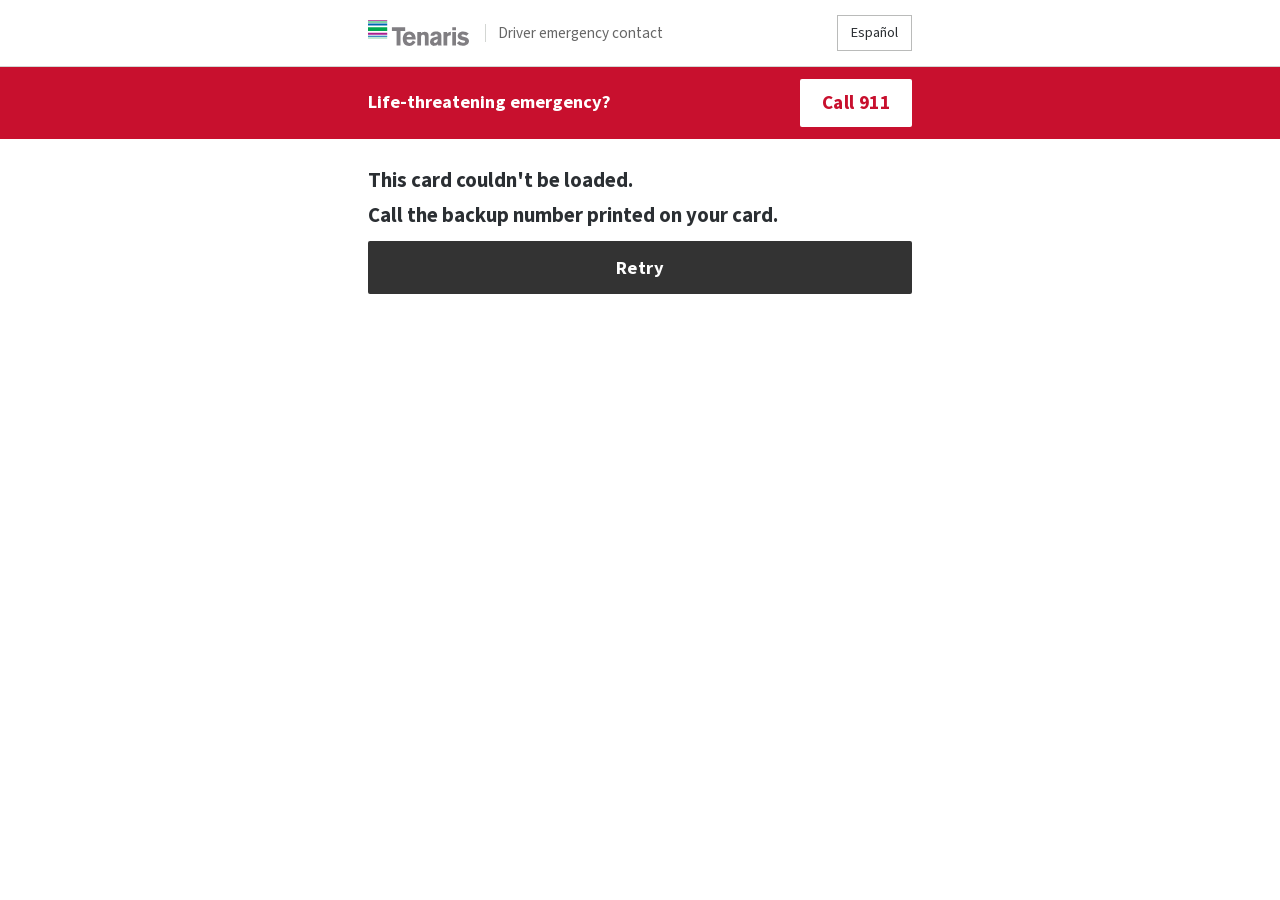
<file: index.html>
<!doctype html>
<html lang="en">
<head>
  <meta charset="utf-8">
  <meta name="viewport" content="width=device-width, initial-scale=1">
  <!-- Only this site's own files may run or be fetched. No outside scripts, fonts or trackers. -->
  <meta http-equiv="Content-Security-Policy" content="default-src 'none'; script-src 'self'; style-src 'self'; connect-src 'self'; font-src 'self'; img-src 'self'; worker-src 'self'; manifest-src 'self'; base-uri 'none'; form-action 'none'">
  <meta name="referrer" content="no-referrer">
  <meta name="robots" content="noindex, nofollow">
  <meta name="color-scheme" content="light">
  <meta name="theme-color" content="#ffffff">
  <title>Driver Emergency Contact</title>
  <link rel="manifest" href="manifest.json">
  <link rel="icon" href="icon-192.png">
  <link rel="apple-touch-icon" href="apple-touch-icon.png">
  <meta name="apple-mobile-web-app-title" content="Emergency">
  <link rel="stylesheet" href="style.css">
  <script src="crypto.js" defer></script>
  <script src="schedule.js" defer></script>
  <script src="app.js" defer></script>
</head>
<body>
  <header class="topbar">
    <div class="wrap topbar-inner">
      <img class="brand-logo" src="logo.svg" alt="Tenaris">
      <span id="t-product" class="product">Driver emergency contact</span>
      <span id="test-flag" class="owner-flag" hidden>Test site</span>
      <button id="lang" class="topbar-btn" type="button" lang="es">Español</button>
    </div>
  </header>

  <!-- Always visible, even if everything else fails. -->
  <div class="alert-911">
    <div class="wrap alert-inner">
      <p id="t-911">Life-threatening emergency?</p>
      <a id="t-call911" class="btn btn-911" href="tel:911">Call 911</a>
    </div>
  </div>

  <main class="wrap">
    <p id="loading" class="status" role="status">Loading…</p>

    <section id="card" hidden>
      <p id="t-for" class="eyebrow">Emergency contact for</p>
      <h1 id="driver"></h1>

      <a id="text-all" class="btn btn-text">Text All Yard Supervisors (Preferred)</a>
      <!-- Empty placeholders: an older cached app.js may still look for these for a few minutes after an update. -->
      <p id="hint" class="retired" hidden></p>
      <a id="text-retry" class="retired" hidden></a>
      <div class="retired" hidden>
        <h2 id="main-label"></h2><p id="main-name"></p><p id="main-detail"></p><a id="call-main"></a><a id="whatsapp"></a>
        <div id="also-section"><h2 id="t-also"></h2><ul id="also-list"></ul></div>
        <div id="off-section"><h2 id="off-heading"></h2><ul id="off-list"></ul></div>
        <p id="tz-note"></p>
      </div>

      <div id="list-section">
        <h2 id="t-list" class="section">Yard supervisors</h2>
        <ul id="list" class="rows"></ul>
      </div>

      <div id="yard-section" hidden>
        <h2 id="t-yard" class="section">Yard</h2>
        <div class="yard-row">
          <p id="yard-address"></p>
          <a id="directions" class="btn btn-outline" target="_blank" rel="noopener noreferrer">Directions</a>
        </div>
      </div>

      <p id="offline-note" class="note" hidden>Weak or no internet: showing the copy saved on this phone. Texts and calls still work with normal signal.</p>

      <!-- Small extras at the very bottom, so they never get in the way of calling. -->
      <div id="keep" class="keep" hidden>
        <button id="save-contacts" class="link-btn" type="button">Save yard numbers to Contacts</button>
        <!-- Empty placeholder: an older cached app.js still sets this for a few minutes after an update. -->
        <span id="add-home" class="retired" hidden></span>
      </div>
    </section>

    <section id="error" hidden>
      <p id="t-error1" class="error-text">This card couldn't be loaded.</p>
      <p id="t-error2" class="error-text">Call the backup number printed on your card.</p>
      <button id="retry" class="btn btn-dark" type="button">Retry</button>
    </section>

    <noscript>
      <p class="error-text">This card couldn't be loaded. Call the backup number printed on your card.</p>
      <p class="error-text" lang="es">No se pudo cargar esta tarjeta. Llame al número de respaldo impreso en su tarjeta.</p>
    </noscript>
  </main>
</body>
</html>
</file>
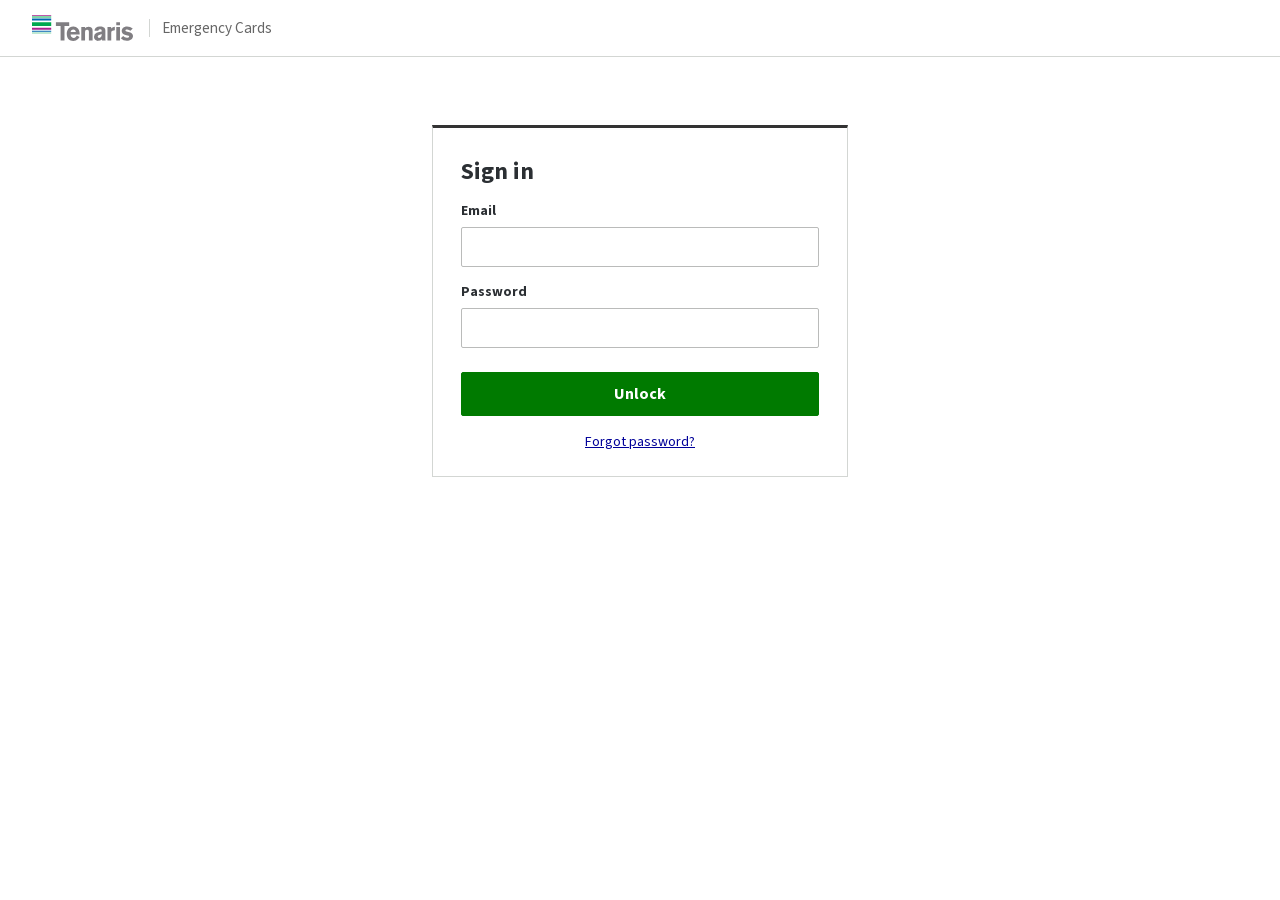
<file: dashboard.html>
<!doctype html>
<html lang="en">
<head>
  <meta charset="utf-8">
  <meta name="viewport" content="width=device-width, initial-scale=1">
  <!-- Only this site's own files may run. The only outside connection allowed is GitHub's API, for publishing. -->
  <meta http-equiv="Content-Security-Policy" content="default-src 'none'; script-src 'self'; style-src 'self'; connect-src 'self' https://api.github.com; font-src 'self'; img-src 'self' data: blob:; base-uri 'none'; form-action 'none'">
  <meta name="referrer" content="no-referrer">
  <meta name="robots" content="noindex, nofollow">
  <meta name="color-scheme" content="light">
  <meta name="theme-color" content="#ffffff">
  <title>Emergency Cards Dashboard</title>
  <link rel="stylesheet" href="style.css">
  <script src="crypto.js" defer></script>
  <script src="schedule.js" defer></script>
  <script src="words.js" defer></script>
  <script src="qrcode.js" defer></script>
  <script src="opentype.js" defer></script>
  <script src="earcut.js" defer></script>
  <script src="logo.js" defer></script>
  <script src="bambu3mf.js?v=20261006b" defer></script>
  <script src="cardmaker.js?v=20261006b" defer></script>
  <script src="dashboard.js?v=20261006b" defer></script>
</head>
<body class="dash">
  <header class="topbar">
    <div class="wrap topbar-inner">
      <img class="brand-logo" src="logo.svg" alt="Tenaris">
      <span class="product">Emergency Cards</span>
      <span id="test-flag" class="owner-flag" hidden>Test site</span>
      <span id="owner-flag" class="owner-flag" hidden>Owner</span>
      <button id="lock" class="topbar-btn" type="button" hidden>Lock</button>
    </div>
  </header>

  <main class="wrap">
    <p id="loading" class="status" role="status">Loading…</p>

    <!-- ============ Sign in ============ -->
    <section id="login" class="panel narrow signin" hidden>
      <h1 id="login-title">Sign in</h1>
      <p id="login-intro" class="small muted" hidden>Enter the old admin key once to upgrade. Contacts and cards carry over.</p>
      <p id="owner-intro" class="small muted" hidden></p>
      <form id="login-form" novalidate>
        <div id="email-box" hidden>
          <label for="email">Email</label>
          <input id="email" name="username" type="email" autocomplete="username" autocapitalize="off" spellcheck="false">
        </div>
        <label id="password-label" for="password">Password</label>
        <input id="password" type="password" autocomplete="current-password" autocapitalize="off" spellcheck="false">
        <button class="btn btn-primary" type="submit">Unlock</button>
        <p id="login-msg" class="msg" role="status"></p>
        <p id="forgot-row" class="signin-links"><a id="forgot" href="mailto:salil@tenaris.com?subject=Emergency%20Cards%3A%20password%20reset">Forgot password?</a></p>
      </form>
      <!-- Empty placeholder: an older cached dashboard.js still sets this for a few minutes after an update. -->
      <div id="lost-supervisor" class="retired" hidden></div>

      <!-- Owner link only: recovery code, reclaiming owner access and Start over, behind one small link. -->
      <details id="lost-owner" class="reveal" hidden>
        <summary>Forgot owner password?</summary>
        <div class="reveal-body">
          <label for="recovery-input">Recovery code</label>
          <input id="recovery-input" type="password" autocomplete="off" autocapitalize="off" spellcheck="false">
          <button id="use-recovery" class="btn btn-light" type="button">Use recovery code</button>
          <p id="recovery-msg" class="msg" role="status"></p>

          <div id="reclaim-box">
            <h3>Lost the recovery code too?</h3>
            <div id="reclaim-email-box" hidden>
              <label for="reclaim-email">Email</label>
              <input id="reclaim-email" type="email" autocomplete="off" autocapitalize="off" spellcheck="false">
            </div>
            <label id="reclaim-label" for="reclaim-password">Supervisors' password</label>
            <input id="reclaim-password" type="password" autocomplete="off" autocapitalize="off" spellcheck="false">
            <button id="reclaim" class="btn btn-light" type="button">Reclaim owner access</button>
            <p id="reclaim-msg" class="msg" role="status"></p>
          </div>

          <div class="reveal-foot">
            <button id="start-over" class="btn btn-danger btn-small" type="button">Start over</button>
          </div>
        </div>
      </details>
    </section>

    <!-- ============ Setup steps (first time, password, token, recovery code) ============ -->
    <section id="setup" class="panel narrow" hidden>
      <p id="setup-step" class="eyebrow"></p>

      <div id="setup-password">
        <h1 id="pw-title">Choose the dashboard password</h1>
        <p id="pw-intro" class="small muted">Shared by everyone who manages the cards.</p>
        <p id="pw-warning" class="warn small" hidden>The old password stops working when you publish. Tell everyone who uses it.</p>
        <p class="field-label">Suggested password</p>
        <code id="suggested" class="key"></code>
        <div class="btn-row">
          <button id="suggest-again" class="btn btn-light btn-small" type="button">Suggest another</button>
          <button id="copy-suggested" class="btn btn-light btn-small" type="button">Copy</button>
        </div>
        <details class="minor">
          <summary>Use my own password instead</summary>
          <label for="own-password">Own password (10+ characters, with a number and a symbol)</label>
          <input id="own-password" type="password" autocomplete="new-password" autocapitalize="off" spellcheck="false">
        </details>
        <label class="check"><input id="pw-saved" type="checkbox"> I've saved it in a password manager</label>
        <button id="pw-next" class="btn btn-primary" type="button" disabled>Next</button>
        <p id="pw-msg" class="msg" role="status"></p>
      </div>

      <div id="setup-token" hidden>
        <h1>Connect to GitHub</h1>
        <p class="small muted">Signed in to GitHub as <strong>TenarisMcCarty</strong>:</p>
        <ol class="steps">
          <li>Open <a href="https://github.com/settings/personal-access-tokens/new" target="_blank" rel="noopener noreferrer">New fine-grained token</a>.</li>
          <li>Name: <em>Emergency cards dashboard</em>. Expiration: the longest offered.</li>
          <li>Repository access: Only select repositories → <em id="repo-name">SUCH-Emergency-Contacts</em>.</li>
          <li>Repository permissions: Contents → Read and write.</li>
          <li>Generate the token and paste it below.</li>
        </ol>
        <label for="token-input">GitHub token</label>
        <input id="token-input" type="password" autocomplete="off" autocapitalize="off" spellcheck="false" placeholder="github_pat_…">
        <button id="token-next" class="btn btn-primary" type="button">Check and continue</button>
        <p id="token-msg" class="msg" role="status"></p>
      </div>

      <div id="setup-recovery" hidden>
        <h1>Save your recovery code</h1>
        <p class="small muted">Resets the owner password without breaking any cards. Only you need it.</p>
        <code id="recovery-code" class="key"></code>
        <div class="btn-row">
          <button id="copy-recovery" class="btn btn-light btn-small" type="button">Copy</button>
        </div>
        <label for="setup-contact">Your contact for supervisors (optional)</label>
        <input id="setup-contact" autocomplete="off" placeholder="e.g. Salil, 555-555-0100">
        <label class="check"><input id="recovery-saved" type="checkbox"> I've saved the recovery code</label>
        <button id="recovery-next" class="btn btn-primary" type="button" disabled>Finish</button>
      </div>

      <div id="setup-temp" hidden>
        <h1 id="temp-title">Temporary password</h1>
        <p class="small muted">For <strong id="temp-for"></strong>. Shown once. Hand it over in person or by phone.</p>
        <code id="temp-password" class="key"></code>
        <div class="btn-row">
          <button id="copy-temp" class="btn btn-light btn-small" type="button">Copy</button>
        </div>
        <label class="check"><input id="temp-saved" type="checkbox"> I've copied it or written it down</label>
        <button id="temp-next" class="btn btn-primary" type="button" disabled>Done</button>
      </div>

      <button id="setup-cancel" class="link-btn" type="button" hidden>Cancel</button>
    </section>

    <!-- ============ Dashboard ============ -->
    <!-- On a computer: sections on the left, the open section in the middle, status and Publish on the right. -->
    <div id="dash" class="app" hidden>
      <section class="status-panel" aria-label="Status">
        <div class="status-line">
          <span id="pub-badge" class="badge"></span>
          <span id="pub-text"></span>
        </div>

        <div id="changes" class="changes" hidden>
          <ul id="change-list"></ul>
          <div class="btn-row">
            <button id="publish" class="btn btn-primary" type="button">Publish</button>
            <button id="discard" class="btn btn-light" type="button">Discard changes</button>
          </div>
        </div>
        <p id="publish-msg" class="msg" role="status"></p>
        <p id="gh-problem" class="msg bad" hidden></p>
        <p id="due-note" class="warn small" hidden><span id="due-text"></span> <button id="due-open" class="link-btn" type="button">Open Supervisors</button></p>

        <p id="facts" class="small muted"></p>
      </section>

      <nav class="tabs" aria-label="Sections">
        <button type="button" data-tab="people" class="active" aria-current="page">Supervisors</button>
        <button type="button" data-tab="cards">People</button>
        <button type="button" data-tab="print">Print &amp; QR</button>
        <button type="button" data-tab="history" class="tab-gap">History</button>
        <button type="button" data-tab="settings">Settings</button>
        <button type="button" data-tab="help">Help</button>
        <button type="button" data-tab="owner" hidden>Owner</button>
      </nav>

      <!-- People -->
      <section data-panel="people">
        <div class="page-head"><h1>Supervisors</h1></div>
        <div class="list-head people-cols" aria-hidden="true"><span>Name</span><span>Role</span><span>Role in Spanish</span><span>Phone</span><span>Number checked</span><span></span></div>
        <div id="people-list"></div>
        <button id="add-person" class="btn btn-light" type="button">Add supervisor</button>

        <h2 class="section">Text message</h2>
        <div class="pair">
          <div><label for="message">English</label>
          <textarea id="message" rows="3"></textarea></div>
          <div><label for="message-es">Spanish</label>
          <textarea id="message-es" rows="3" lang="es"></textarea></div>
        </div>
        <p class="hint">Use {driver} for the driver's name.</p>

        <h2 class="section">Yard address</h2>
        <input id="address" autocomplete="off" aria-label="Yard address" placeholder="e.g. 1234 Example Rd, Houston, TX 77000">
      </section>

      <!-- Cards -->
      <section data-panel="cards" hidden>
        <div class="page-head"><h1>People</h1></div>
        <div class="inline-form add-card-form">
          <div><label for="new-driver">Driver name and ID</label>
          <input id="new-driver" autocomplete="off" placeholder="e.g. Jane Doe (1234)"></div>
          <div><label for="new-note">Given to</label>
          <input id="new-note" autocomplete="off" placeholder="e.g. Family (only shown here)"></div>
          <button id="add-card" class="btn btn-light" type="button">Add card</button>
        </div>
        <p id="card-msg" class="msg" role="status"></p>

        <div class="list-bar">
          <h2 class="section">All cards (<span id="card-count">0</span>)</h2>
          <input id="card-search" type="search" autocomplete="off" aria-label="Search cards" placeholder="Search">
        </div>
        <div class="list-head card-cols" aria-hidden="true"><span>Driver</span><span>Given to</span><span>Status</span><span></span></div>
        <ul id="card-list" class="rows card-rows"></ul>
        <p id="no-cards" class="small muted">No cards yet.</p>
      </section>

      <!-- Print & QR -->
      <section data-panel="print" hidden>
        <div class="page-head"><h1>Print &amp; QR</h1></div>
        <p id="print-empty" class="small muted">Add a card first (People tab).</p>
        <div id="print-body">
          <label for="print-card">Card</label>
          <select id="print-card"></select>
          <p id="print-status" class="warn small" hidden></p>
          <p id="print-msg" class="msg bad" hidden></p>

          <div class="card-previews">
            <figure><div id="preview-front" class="card-preview"></div><figcaption>Card front</figcaption></figure>
            <figure><div id="preview-back" class="card-preview"></div><figcaption>Card back</figcaption></figure>
          </div>
          <div id="key-previews" class="card-previews key-previews" hidden>
            <figure><div id="preview-key-front" class="card-preview"></div><figcaption>Keychain front</figcaption></figure>
            <figure><div id="preview-key-back" class="card-preview"></div><figcaption>Keychain back</figcaption></figure>
          </div>

          <div class="pair">
            <div>
              <h2 class="section">3D print</h2>
              <p class="small muted">Enclosed Bambu Lab printer · AMS · 0.4 mm nozzle · one dark + one light filament · NTAG215 PVC coin tag, 25.4 × 0.8 mm, one per piece</p>
              <div class="field-row">
                <div><label for="print-printer">Printer</label>
                <select id="print-printer"></select></div>
                <div><label for="print-material">Filament</label>
                <select id="print-material">
                  <option value="ABS" selected>ABS</option>
                  <option value="PETG">PETG</option>
                </select></div>
                <div id="key-initials-field" hidden><label for="key-initials">Keychain initials</label>
                <input id="key-initials" class="initials" maxlength="3" autocomplete="off" autocapitalize="characters" spellcheck="false"></div>
              </div>
              <div class="btn-row">
                <button id="dl-3mf" class="btn btn-primary" type="button">Card (3MF)</button>
                <button id="dl-key-3mf" class="btn btn-light" type="button" disabled>Keychain (3MF)</button>
                <button id="dl-set-3mf" class="btn btn-light" type="button" disabled>Card + keychain, one plate (3MF)</button>
                <button id="dl-stl" class="btn btn-light" type="button">STL files and print notes (ZIP)</button>
              </div>
            </div>
            <div>
              <h2 class="section">NFC tag</h2>
              <div class="copy-row">
                <input id="card-link" readonly aria-label="Card link">
                <button id="copy-card-link" class="btn btn-light" type="button">Copy link</button>
              </div>
              <p class="hint">Write it to the tag with NFC Tools before printing, and lock the tag only after testing the finished card.</p>

              <h2 class="section">Backup line</h2>
              <input id="backup" type="tel" autocomplete="off" aria-label="Backup line" placeholder="(555) 555-0100">
              <p class="hint">Printed on every card. After changing it, publish and print new cards.</p>
            </div>
          </div>

          <!-- Empty placeholders: an older cached dashboard.js still looks these up for a few minutes after an update. -->
          <span id="tag-thickness" class="retired" hidden></span><span id="dl-all" class="retired" hidden></span><span id="dl-black" class="retired" hidden></span><span id="dl-white" class="retired" hidden></span><span id="dl-notes" class="retired" hidden></span><span id="dl-paper" class="retired" hidden></span><span id="dl-label" class="retired" hidden></span><span id="dl-qr-png" class="retired" hidden></span><span id="dl-qr-svg" class="retired" hidden></span>
        </div>
      </section>

      <!-- History -->
      <section data-panel="history" hidden>
        <div class="page-head"><h1>History</h1></div>
        <div class="list-head history-cols" aria-hidden="true"><span>Published</span><span>By</span><span>Changes</span></div>
        <ol id="history-list" class="history"></ol>
        <p id="no-history" class="small muted">Nothing published yet.</p>
      </section>

      <!-- Settings -->
      <section data-panel="settings" hidden>
        <div class="page-head"><h1>Settings</h1></div>
        <div id="me-box" hidden>
          <h2 class="section">Signed in as</h2>
          <p id="me-text"></p>
          <button id="change-my-password" class="btn btn-light" type="button">Change my password</button>
        </div>

        <div id="name-box">
          <h2 class="section">Your name</h2>
          <input id="my-name" autocomplete="name" aria-label="Your name" placeholder="Shown in History">
        </div>

        <div id="shared-box">
          <h2 class="section">Shared password</h2>
          <button id="change-password" class="btn btn-light" type="button">Change the shared password</button>
        </div>
      </section>

      <!-- Help -->
      <section data-panel="help" hidden class="help">
        <div class="page-head"><h1>Help</h1></div>
        <h2 class="section">How it works</h2>
        <p>Each card opens a page with a <strong>Text All Yard Supervisors</strong> button and every supervisor, A–Z, with a Call button. Published changes reach every card within a minute.</p>

        <h2 class="section">Common tasks</h2>
        <dl class="tasks">
          <dt>A supervisor joins or leaves</dt><dd>Supervisors → Add supervisor or remove them → Publish</dd>
          <dt>New card</dt><dd>People → Add card → Publish → Print &amp; QR</dd>
          <dt>Lost card</dt><dd>People → Remove → Publish. Only that card stops working.</dd>
          <dt>Name typo on a card</dt><dd>People → Rename → Publish, then print a new card. The tag stays the same.</dd>
          <dt>Number not checked</dt><dd>Call or text the person, then Still right → Publish</dd>
          <dt>Spanish</dt><dd>Fill in the Spanish boxes in Supervisors. Blank boxes show in English.</dd>
          <dt>Access for someone new</dt><dd>Ask the site owner</dd>
        </dl>

        <h2 class="section">Problems</h2>
        <dl class="tasks">
          <dt>Publish fails</dt><dd>Read the message under Publish. For GitHub problems, ask the site owner.</dd>
          <dt>Someone else published first</dt><dd>Lock, sign in again and redo your change.</dd>
          <dt>Forgot password</dt><dd>Forgot password? on the sign-in screen</dd>
          <dt>Locked by itself</dt><dd>After 30 minutes without use, with nothing waiting to publish. Sign in again.</dd>
        </dl>

        <h2 class="section">Guides</h2>
        <ul class="links">
          <li><a href="https://github.com/TenarisMcCarty/SUCH-Emergency-Contacts/blob/main/docs/supervisor-guide.md" target="_blank" rel="noopener noreferrer">Supervisor guide</a></li>
          <li><a href="https://github.com/TenarisMcCarty/SUCH-Emergency-Contacts/blob/main/docs/cards-and-printing.md" target="_blank" rel="noopener noreferrer">Cards and printing</a></li>
          <li><a href="https://github.com/TenarisMcCarty/SUCH-Emergency-Contacts/blob/main/docs/emergency-page.md" target="_blank" rel="noopener noreferrer">The emergency page</a></li>
          <li><a href="https://github.com/TenarisMcCarty/SUCH-Emergency-Contacts/blob/main/docs/security.md" target="_blank" rel="noopener noreferrer">Security</a></li>
        </ul>
      </section>

      <!-- Owner (only with #owner in the address) -->
      <section data-panel="owner" hidden>
        <div class="page-head"><h1>Owner</h1></div>
        <div class="tiles">
          <div class="tile tile-wide">
            <h2 class="section">Sign-ins</h2>
            <ul id="account-list" class="rows"></ul>
            <p id="no-accounts" class="small muted">Nobody has their own sign-in yet.</p>
            <div class="inline-form add-account-form">
              <label>Email <input id="new-email" type="email" autocomplete="off" autocapitalize="off" spellcheck="false" placeholder="jane.doe@tenaris.com"></label>
              <label>Name <input id="new-name" autocomplete="off" placeholder="Jane Doe"></label>
              <button id="add-account" class="btn btn-light" type="button">Add sign-in</button>
            </div>
            <p id="account-msg" class="msg" role="status"></p>
            <p id="token-advice" class="warn small" hidden><span id="token-advice-text"></span> <button id="token-advice-btn" class="link-btn" type="button">Replace GitHub token</button></p>
          </div>

          <div class="tile">
            <h2 class="section">Print files for all cards</h2>
            <div class="field-row">
              <div><label for="all-printer">Printer</label>
              <select id="all-printer"></select></div>
              <div><label for="all-material">Filament</label>
              <select id="all-material">
                <option value="ABS" selected>ABS</option>
                <option value="PETG">PETG</option>
              </select></div>
            </div>
            <div class="btn-row">
              <button id="dl-all-cards" class="btn btn-primary" type="button">Download all cards (ZIP)</button>
              <button id="dl-plates-3mf" class="btn btn-light" type="button">Full plates (3MF)</button>
              <button id="dl-plates-stl" class="btn btn-light" type="button">Full plates (STL)</button>
            </div>
            <p id="all-cards-msg" class="msg" role="status"></p>
          </div>

          <div class="tile">
            <h2 class="section">GitHub connection</h2>
            <p id="gh-status" class="status-text"></p>
            <button id="replace-token" class="btn btn-light" type="button">Replace GitHub token</button>
          </div>

          <div class="tile">
            <h2 class="section">Shared supervisors' password</h2>
            <p id="shared-status" class="status-text"></p>
            <div class="btn-row">
              <button id="shared-off" class="btn btn-light" type="button">Turn off the shared password</button>
              <button id="shared-on" class="btn btn-light" type="button" hidden>Set a new shared password</button>
            </div>
          </div>

          <div class="tile">
            <h2 class="section">Take away someone's access</h2>
            <p class="small muted">Replaces the GitHub token, and the shared password if it's on.</p>
            <button id="revoke-access" class="btn btn-light" type="button">New password and token</button>
          </div>

          <div class="tile">
            <h2 class="section">Owner password</h2>
            <button id="change-owner-password" class="btn btn-light" type="button">Change owner password</button>
          </div>

          <div class="tile">
            <h2 class="section">Recovery code</h2>
            <p id="recovery-status" class="status-text"></p>
            <button id="new-recovery" class="btn btn-light" type="button">Make a new recovery code</button>
          </div>

          <div class="tile">
            <h2 class="section">Your contact for supervisors</h2>
            <input id="owner-contact" autocomplete="off" aria-label="Your contact for supervisors" placeholder="e.g. Salil, 555-555-0100">
          </div>
        </div>

        <p class="owner-foot"><a href="https://github.com/TenarisMcCarty/SUCH-Emergency-Contacts/blob/main/docs/owner-guide.md" target="_blank" rel="noopener noreferrer">Owner guide</a></p>
      </section>
    </div>
  </main>

  <div id="publish-bar" class="publish-bar" hidden>
    <div class="wrap publish-bar-inner">
      <span id="publish-bar-text"></span>
      <button id="publish-bar-btn" class="btn btn-primary" type="button">Publish</button>
    </div>
  </div>
</body>
</html>
</file>
<file: style.css>
/* style.css — Tenaris look for the emergency page and the dashboard, following the
   Tenaris Brandmark Basic Guidelines:
   - Colours: the guide's on-screen values for Tenaris Green #009900, Tenaris Blue #000099 and
     Tenaris Gray #666666 (a darker green is used where small white text needs more contrast).
     Red is kept only for 911 and amber only for dashboard warnings.
   - Signature: the official full-colour artwork (logo.svg) on white, at least 80% of the
     Multibar's height of clear space all round.
   - Type: Frutiger, the Tenaris typeface, where it's installed; otherwise Source Sans 3, a free
     typeface of the same humanist style, served with the site so every phone looks the same. */

@font-face { font-family: "Source Sans 3"; font-weight: 400; font-style: normal; font-display: swap; src: url(source-sans-3-regular.woff2) format("woff2"); }
@font-face { font-family: "Source Sans 3"; font-weight: 700; font-style: normal; font-display: swap; src: url(source-sans-3-bold.woff2) format("woff2"); }

:root {
  --charcoal: #333333;     /* dark neutral for outlines and dark buttons */
  --charcoal-dark: #2b2f33;
  --green: #009900;
  --green-dark: #007a00;   /* white text on this passes contrast checks */
  --blue: #000099;         /* Tenaris Blue */
  --gray: #666666;         /* Tenaris Gray */
  --red: #c8102e;          /* reserved for 911 and destructive actions */
  --amber: #ffa400;
  --text: #2b2f33;
  --muted: #666666;
  --line: #d3d6d3;
  --line-dark: #babbba;
  --soft: #f5f5f5;
  --font: Frutiger, "Frutiger LT Std", FrutigerRoman, "Source Sans 3", "Segoe UI", "Helvetica Neue", Arial, sans-serif;
}

* { box-sizing: border-box; }
[hidden], .retired { display: none !important; }
html { -webkit-text-size-adjust: 100%; }
body { margin: 0; font: 17px/1.45 var(--font); color: var(--text); background: #fff; }
.wrap { max-width: 36rem; margin: 0 auto; padding: 0 1rem; }
main.wrap { padding-top: 1.25rem; padding-bottom: 2rem; }
.dash main.wrap { max-width: 46rem; padding-bottom: 6rem; }
.dash .wrap { max-width: 46rem; }

h1 { margin: .2rem 0 0; font: 700 2rem/1.15 var(--font); letter-spacing: .01em; overflow-wrap: anywhere; }
/* The family knows who the card is for: "Emergency contact" leads, the driver's name is secondary. */
#t-for { font-size: 1.3rem; letter-spacing: .05em; color: var(--text); }
h1#driver { margin-top: .1rem; font-size: 1.15rem; font-weight: 400; color: var(--gray); }
h3 { margin: 0 0 .25rem; font: 700 1.15rem/1.3 var(--font); }
p { margin: .5rem 0; }
.eyebrow { margin: 0; font: 700 .8rem/1.3 var(--font); text-transform: uppercase; letter-spacing: .08em; color: var(--muted); }
h2.section { margin: 2rem 0 .6rem; padding-top: .6rem; font: 700 .95rem/1.3 var(--font); text-transform: uppercase; letter-spacing: .07em; color: var(--gray); border-top: 1px solid var(--line); position: relative; }
h2.section::before { content: ""; position: absolute; top: -2px; left: 0; width: 2.5rem; height: 3px; background: var(--green); }
.small { font-size: .92rem; }
.muted { color: var(--muted); }
.status { margin-top: 2rem; color: var(--muted); }
code { font: .9em ui-monospace, Menlo, Consolas, monospace; }

/* ---- Top bar ---- */
/* White, so the full-colour signature sits on white as the brand guide prefers. The logo is 1.6rem tall,
   so its Multibar is about 1.13rem: clear space (80%) is 0.9rem above, below and to its right. */
.topbar { background: #fff; color: var(--text); border-bottom: 1px solid var(--line); }
.topbar-inner { display: flex; align-items: center; gap: 1rem; min-height: 3.5rem; padding-top: .95rem; padding-bottom: .95rem; }
.brand-logo { display: block; height: 1.6rem; width: auto; flex: none; }
.owner-flag { padding: .15rem .45rem; background: var(--amber); color: var(--charcoal-dark); font: 700 .75rem/1.2 var(--font); text-transform: uppercase; letter-spacing: .06em; }
.product { padding-left: .75rem; border-left: 1px solid var(--line); color: var(--gray); font-size: .95rem; line-height: 1.2; min-width: 0; }
@media (max-width: 400px) { .product { font-size: .85rem; } }
.topbar-btn { flex: none; margin-left: auto; padding: .4rem .8rem; border: 1px solid var(--line-dark); background: #fff; color: var(--text); font: inherit; font-size: .9rem; cursor: pointer; }

/* ---- Buttons ---- */
.btn { display: block; width: 100%; margin-top: .75rem; padding: .85rem 1rem; border: 2px solid transparent; border-radius: 2px; font: 700 1.15rem/1.2 var(--font); letter-spacing: .02em; text-align: center; text-decoration: none; cursor: pointer; }
.btn:disabled { opacity: .45; cursor: not-allowed; }
.btn-text { margin-top: 1.25rem; padding: 1.05rem 1rem; font-size: 1.35rem; line-height: 1.25; background: var(--green); color: #fff; }
.btn-call { background: var(--blue); color: #fff; font-size: 1.3rem; }
.btn-outline { width: auto; flex: none; margin: 0; padding: .55rem 1.1rem; border-color: var(--charcoal); color: var(--charcoal); background: #fff; font-size: 1.05rem; }
.btn-911 { width: auto; flex: none; margin: 0; padding: .65rem 1.25rem; background: #fff; color: var(--red); font-size: 1.2rem; }
.btn-dark { background: var(--charcoal); color: #fff; }
.btn-primary { background: var(--green-dark); color: #fff; }
.btn-light { background: #fff; color: var(--charcoal); border-color: var(--line-dark); font-size: 1rem; }
.btn-danger { background: #fff; color: var(--red); border-color: var(--red); font-size: 1rem; }
.btn-small { width: auto; margin: 0; padding: .4rem .75rem; font-size: .95rem; }
.btn-row { display: flex; flex-wrap: wrap; gap: .5rem; margin-top: .75rem; }
.btn-row .btn { width: auto; flex: 1 1 10rem; margin: 0; }
.link-btn { padding: 0; margin-top: .75rem; border: 0; background: none; font: inherit; font-size: .92rem; color: var(--blue); text-decoration: underline; cursor: pointer; }

/* ---- Emergency page ---- */
.alert-911 { background: var(--red); color: #fff; }
.alert-inner { display: flex; align-items: center; justify-content: space-between; gap: 1rem; padding-top: .75rem; padding-bottom: .75rem; }
.alert-inner p { flex: 1; min-width: 0; margin: 0; font: 700 1.15rem/1.25 var(--font); }
.hint { margin-top: .6rem; font-size: .95rem; color: var(--muted); }
.small-link { display: inline-block; margin-top: .25rem; font-size: .95rem; color: var(--blue); }
.main-contact { padding: 1rem; background: var(--soft); border-left: 4px solid var(--green); }
.main-name { margin: 0; font: 700 1.5rem/1.2 var(--font); overflow-wrap: anywhere; }
.detail { margin: .2rem 0 0; color: var(--muted); font-size: .95rem; }
.rows { list-style: none; margin: 0; padding: 0; }
.rows li { display: flex; flex-wrap: wrap; align-items: center; gap: .5rem .75rem; padding: .75rem 0; border-bottom: 1px solid var(--line); }
.rows li > div:first-child { flex: 1; min-width: 11rem; }
.rows strong { display: block; font-size: 1.05rem; overflow-wrap: anywhere; }
.rows span { display: block; color: var(--muted); font-size: .92rem; }
.rows span.badge { display: inline-block; color: #fff; }
.rows span.badge.changes { color: var(--charcoal-dark); }
.error-text { font: 700 1.3rem/1.3 var(--font); }
.note { margin-top: 1.5rem; padding: .75rem; background: var(--soft); border-left: 4px solid var(--amber); font-size: .95rem; }

/* ---- Forms (dashboard) ---- */
label { display: block; margin-top: 1rem; font-weight: 700; font-size: .875rem; line-height: 1.35; }
.field-label { margin: 1rem 0 0; font-weight: 700; font-size: .875rem; line-height: 1.35; }
input:not([type="radio"]):not([type="checkbox"]), textarea, select {
  display: block; width: 100%; min-height: 2.5rem; margin-top: .375rem; padding: .45rem .75rem;
  font: 400 1rem/1.4 var(--font); color: var(--text); background: #fff; border: 1px solid var(--line-dark); border-radius: 2px;
}
input:not([type="radio"]):not([type="checkbox"]), select { height: 2.5rem; }
input::placeholder, textarea::placeholder { color: #8a8c8a; opacity: 1; }
input:not([type="radio"]):not([type="checkbox"]):hover, textarea:hover, select:hover { border-color: #8c8f8c; }
input:focus, textarea:focus, select:focus { outline: 2px solid var(--blue); outline-offset: -1px; border-color: var(--blue); }
input[readonly]:not([type="radio"]):not([type="checkbox"]) { font: .875rem/1.4 ui-monospace, Menlo, Consolas, monospace; background: var(--soft); }
input[type="checkbox"] { accent-color: var(--green-dark); }
textarea { resize: vertical; }
.field-row { display: grid; grid-template-columns: repeat(2, minmax(0, 1fr)); gap: 0 1rem; }
.field-row > label, .field-row > div { display: flex; flex-direction: column; justify-content: flex-end; min-width: 0; }
@media (max-width: 359px) { .field-row { grid-template-columns: minmax(0, 1fr); } }
label.check { display: flex; align-items: center; gap: .6rem; margin-top: 1rem; font-weight: 400; font-size: .95rem; }
label.check input { flex: none; width: 1.15rem; height: 1.15rem; margin: 0; }
.chips { display: flex; flex-wrap: wrap; gap: .4rem; margin-top: .4rem; }
.chip { display: inline-flex; align-items: center; gap: .4rem; margin: 0; padding: .3rem .65rem; border: 1px solid var(--line-dark); border-radius: 2px; font-weight: 400; font-size: .9rem; cursor: pointer; }
.chip input { margin: 0; }
.chip:has(input:checked) { border-color: var(--green-dark); background: #eef7ee; }
details.minor { margin-top: 1rem; }
details.minor > summary, .reveal > summary { width: fit-content; list-style: none; font-size: .875rem; font-weight: 400; color: var(--blue); text-decoration: underline; cursor: pointer; }
details.minor > summary::-webkit-details-marker, .reveal > summary::-webkit-details-marker { display: none; }
summary { cursor: pointer; }
.msg { margin: .75rem 0 0; font-weight: 600; font-size: .95rem; }
.msg:empty { margin: 0; }
.bad, .msg.bad { color: var(--red); }
.key { display: block; margin-top: .375rem; padding: .75rem .9rem; background: var(--soft); border: 1px solid var(--line); border-left: 3px solid var(--green); font: 1.05rem/1.45 ui-monospace, Menlo, Consolas, monospace; word-break: break-all; user-select: all; }
.steps { margin: .75rem 0 0; padding-left: 1.25rem; font-size: .95rem; }
.steps li { margin-top: .35rem; padding-left: .15rem; }

/* ---- Dashboard: layout and type ---- */
body.dash { font-size: 16px; }
.dash main.wrap { padding-top: 1.5rem; }
.dash .small { font-size: .875rem; }
.dash h1 { margin: 0 0 .35rem; font-size: 1.5rem; line-height: 1.25; letter-spacing: 0; }
.dash h2.section { margin: 2.25rem 0 .75rem; padding-top: .75rem; font-size: .8rem; letter-spacing: .08em; }
.dash h3 { font-size: .95rem; }
[data-panel] { padding-top: .25rem; }
[data-panel] > h2.section:first-child, #me-box > h2.section:first-child, #name-box > h2.section:first-child { margin-top: 1.5rem; }
[data-panel] > input:not([type="checkbox"]), [data-panel] > select, #name-box > input, #print-body > select, #print-body > input { max-width: 30rem; }
.copy-row { display: flex; align-items: center; gap: .5rem; max-width: 40rem; }
.copy-row input { flex: 1; min-width: 0; margin-top: 0; }
.dash .copy-row .btn { flex: none; margin: 0; }
.lead { margin: 1.25rem 0 .75rem; }
.dash h2.section + .btn, .dash h2.section + .btn-row, .dash h2.section + .status-text { margin-top: 0; }
.dash .status-text + .btn, .dash .status-text + .btn-row { margin-top: .75rem; }

/* ---- Dashboard: buttons (one primary per area; secondary in outline) ---- */
.dash .btn { display: inline-flex; align-items: center; justify-content: center; width: auto; min-height: 2.5rem; margin-top: 1rem; padding: .45rem 1.1rem; border-width: 1px; font-size: 1rem; line-height: 1.2; letter-spacing: .01em; }
.dash .btn-primary { background: var(--green-dark); border-color: var(--green-dark); color: #fff; }
.dash .btn-primary:hover:not(:disabled) { background: #006600; border-color: #006600; }
.dash .btn-light { background: #fff; border-color: #8c8f8c; color: var(--charcoal); }
.dash .btn-light:hover:not(:disabled) { background: var(--soft); border-color: var(--charcoal); }
.dash .btn-danger { background: #fff; border-color: var(--red); color: var(--red); }
.dash .btn-danger:hover:not(:disabled) { background: #fdf3f5; }
.dash .btn-small { min-height: 2rem; margin: 0; padding: .3rem .75rem; font-size: .875rem; }
.dash .btn-row { display: flex; flex-wrap: wrap; gap: .5rem; margin-top: 1rem; }
.dash .btn-row .btn { flex: none; margin: 0; }
.dash .btn:focus-visible, .dash .link-btn:focus-visible, .dash summary:focus-visible, .tabs button:focus-visible, .topbar-btn:focus-visible { outline: 2px solid var(--blue); outline-offset: 2px; }
.dash .link-btn { font-size: .875rem; }
.topbar-btn:hover { background: var(--soft); }

/* ---- Dashboard: sign-in and setup cards ---- */
.panel { margin-top: 1rem; padding: 1.5rem; border: 1px solid var(--line); border-top: 3px solid var(--charcoal); background: #fff; }
.panel.narrow { max-width: 26rem; margin: 2.5rem auto 0; padding: 1.75rem 1.75rem 1.5rem; }
@media (max-width: 480px) { .panel.narrow { margin-top: .5rem; padding: 1.5rem 1.25rem 1.25rem; } }
.panel .btn-primary { display: flex; width: 100%; min-height: 2.75rem; margin-top: 1.5rem; }
.panel .key + .btn-row { margin-top: .5rem; }
.panel .warn { margin: .75rem 0 0; }
#setup-step { margin-bottom: .5rem; }
#setup-cancel { display: block; margin: 1.25rem auto 0; }
.signin-links { margin: 1rem 0 0; font-size: .875rem; text-align: center; }
.signin-links a { color: var(--blue); }
.reveal { margin-top: 1rem; }
.reveal > summary { margin: 0 auto; }
.reveal-body { margin-top: 1rem; padding-top: .25rem; border-top: 1px solid var(--line); }
.reveal-body h3 { margin: 1.75rem 0 0; }
.reveal-foot { margin-top: 1.75rem; padding-top: 1rem; border-top: 1px solid var(--line); }

/* ---- Dashboard: status, tabs, lists ---- */
.status-panel { padding: 1rem 1.25rem; border: 1px solid var(--line); border-top: 3px solid var(--charcoal); }
.status-line { display: flex; align-items: center; gap: .75rem; flex-wrap: wrap; }
.badge { display: inline-block; padding: .2rem .55rem; font: 700 .75rem/1.3 var(--font); text-transform: uppercase; letter-spacing: .07em; color: #fff; background: var(--muted); }
.badge.live { background: var(--green-dark); }
.badge.changes { background: var(--amber); color: var(--charcoal-dark); }
.badge.updating { background: var(--blue); }
.badge.problem { background: var(--red); }
.badge.small { display: inline-block; margin-top: .35rem; font-size: .7rem; }
/* The change list box (div), not the amber "changes" badge (span), which shares the class name. */
div.changes { margin-top: 1rem; padding: .75rem 1rem; background: #fff8eb; border-left: 3px solid var(--amber); }
div.changes ul { margin: 0; padding-left: 1.1rem; font-size: .95rem; }
div.changes .btn-row { margin-top: .75rem; }
.now { margin-top: 1rem; padding-top: .75rem; border-top: 1px solid var(--line); }
.now-main { margin: .25rem 0 0; font-weight: 700; }
#now-also:empty { display: none; }
#facts { margin-bottom: 0; }
.tabs { position: relative; display: flex; gap: 0; margin: 1.5rem 0 0; overflow-x: auto; border-bottom: 1px solid var(--line); scrollbar-width: none; }
.tabs::-webkit-scrollbar { display: none; }
.tabs button { flex: none; padding: .75rem .7rem; border: 0; border-bottom: 3px solid transparent; background: none; font: 700 .8rem/1.2 var(--font); text-transform: uppercase; letter-spacing: .07em; color: var(--muted); cursor: pointer; }
.tabs button:hover { color: var(--charcoal); }
.tabs button.active { color: var(--charcoal); border-bottom-color: var(--green); }
.dash .rows { margin-top: .5rem; border-top: 1px solid var(--line); }
.dash .rows li { gap: .5rem 1rem; padding: .85rem 0; }
.dash .rows strong { font-size: 1rem; }
.dash .rows span { font-size: .875rem; }
.dash .rows span.badge { font-size: .7rem; }
.rows .actions { display: flex; flex-wrap: wrap; gap: .4rem; }
.card-previews { display: grid; grid-template-columns: repeat(auto-fit, minmax(14rem, 1fr)); gap: .9rem; margin: 1rem 0 .25rem; }
.card-previews figure { margin: 0; }
.card-preview canvas { display: block; width: 100%; height: auto; filter: drop-shadow(0 1px 3px rgba(0, 0, 0, .28)); }
.key-previews .card-preview canvas { width: 48%; } /* to scale with the card (dashboard.js sets the exact share) */
.key-previews { margin-top: .4rem; }
input.initials { width: 6rem; text-transform: uppercase; }
figcaption { margin-top: .4rem; font-size: .85rem; color: var(--muted); }
.preview { margin: .75rem 0 0; padding-left: 1.25rem; font-size: .95rem; }
.preview li { margin-top: .25rem; }
.history { list-style: none; margin: .5rem 0 0; padding: 0; border-top: 1px solid var(--line); }
.history > li { padding: .85rem 0; border-bottom: 1px solid var(--line); }
.history ul { margin: .35rem 0 0; padding-left: 1.1rem; list-style: disc; font-size: .95rem; }
.help p { max-width: 40rem; }
.tasks { display: grid; grid-template-columns: minmax(9rem, 13rem) minmax(0, 1fr); margin: 0; border-top: 1px solid var(--line); font-size: .95rem; }
.tasks dt, .tasks dd { margin: 0; padding: .6rem 0; border-bottom: 1px solid var(--line); }
.tasks dt { padding-right: 1rem; font-weight: 700; }
@media (max-width: 600px) {
  .tasks { display: block; }
  .tasks dt { padding-bottom: 0; border-bottom: 0; }
  .tasks dd { padding-top: .1rem; }
}
.links { display: flex; flex-wrap: wrap; gap: .5rem 1.5rem; margin: 0; padding: 0; list-style: none; }
.links a, .owner-foot a { color: var(--blue); }
.owner-foot { margin-top: 2.5rem; font-size: .875rem; }
.status-text { margin: 0; }
.publish-bar { position: fixed; left: 0; right: 0; bottom: 0; background: var(--charcoal); color: #fff; border-top: 3px solid var(--amber); }
.publish-bar-inner { display: flex; align-items: center; justify-content: space-between; gap: 1rem; padding-top: .6rem; padding-bottom: .6rem; }
.dash .publish-bar .btn { width: auto; margin: 0; padding: .45rem 1.5rem; }

/* ---- Dashboard: person and shift boxes ---- */
fieldset { min-width: 0; margin: 1rem 0 0; padding: 1rem 1.25rem 1.25rem; border: 1px solid var(--line); border-radius: 2px; }
fieldset .eyebrow { margin-top: 1.1rem; }
legend { padding: 0 .35rem; font: 700 .8rem/1.3 var(--font); text-transform: uppercase; letter-spacing: .08em; }
fieldset.box { position: relative; }
.box > legend { float: left; width: 100%; margin: 0; padding: 0 7.5rem .1rem 0; color: var(--gray); overflow-wrap: anywhere; }
.box > legend + * { clear: both; }
.dash .box-remove { position: absolute; top: 1rem; right: 1.25rem; margin: 0; color: var(--gray); }
.dash .box-remove:hover { color: var(--red); }
#people-list + .btn, #shift-list + .btn { margin-top: 1rem; }

/* ---- Emergency page extras ---- */
.btn-whatsapp { background: #fff; color: var(--charcoal); border-color: var(--charcoal); font-size: 1.1rem; }
.yard-row { display: flex; flex-wrap: wrap; align-items: center; gap: .5rem .75rem; padding: .25rem 0 .75rem; border-bottom: 1px solid var(--line); }
.yard-row p { flex: 1; min-width: 11rem; margin: 0; overflow-wrap: anywhere; }
.keep { margin-top: 1.75rem; display: flex; flex-wrap: wrap; gap: .25rem 1.5rem; }
.keep .link-btn { margin-top: 0; }

/* ---- Dashboard extras ---- */
.warn { padding: .6rem .85rem; background: #fff8eb; border-left: 3px solid var(--amber); }
.checked { margin: .75rem 0 0; font-size: .875rem; color: var(--muted); }
.checked.due { display: flex; flex-wrap: wrap; align-items: center; gap: .5rem .75rem; padding: .5rem .75rem; background: #fff8eb; border-left: 3px solid var(--amber); color: var(--text); }
.checked .btn { margin: 0; }
.gaps { margin-top: .75rem; }
.gaps ul { margin: .25rem 0 0; padding-left: 1.1rem; }
.ok { color: var(--green-dark); }
.warn .link-btn { margin-top: 0; }

/* ---- Dashboard: personal sign-ins ---- */
#me-text { margin: .25rem 0 0; font-weight: 600; overflow-wrap: anywhere; }

/* ---- Dashboard: computer layout ----
   The dashboard is mostly used on a computer. From 820px wide: sections listed on the left, the open section
   in the middle. From 1400px: status and Publish stay in view on the right, so the bottom bar goes.
   Narrower windows (a phone) keep the single column above. Everything here is dashboard-only (.dash). */
.dash .key { word-break: normal; overflow-wrap: anywhere; } /* long passwords wrap at a hyphen */
.dash .vh, .dash .lbl.vh { position: absolute; width: 1px; height: 1px; margin: -1px; padding: 0; overflow: hidden; clip: rect(0 0 0 0); white-space: nowrap; border: 0; }
.dash .page-head { display: flex; flex-wrap: wrap; align-items: baseline; gap: .25rem 1.25rem; margin: 1.25rem 0 .75rem; }
.dash .page-head h1 { display: none; margin: 0; font-size: 1.6rem; line-height: 1.2; }
.dash .page-head .lead { margin: 0; }
.dash .page-head + h2.section, .dash .page-head + .gaps + h2.section { margin-top: 1.25rem; }
.dash .list-head { display: none; }
.dash .rows:empty { display: none; }
.dash .icon-btn { flex: none; display: inline-flex; align-items: center; justify-content: center; width: 2rem; height: 2rem; padding: 0; border: 1px solid transparent; border-radius: 2px; background: none; font: 400 1.2rem/1 var(--font); color: var(--gray); cursor: pointer; }
.dash .icon-btn:hover:not(:disabled) { border-color: var(--line-dark); color: var(--charcoal); background: var(--soft); }
.dash .icon-btn.row-remove:hover { color: var(--red); border-color: var(--red); background: #fdf3f5; }
.dash .icon-btn:disabled { opacity: .3; cursor: default; }
.dash .icon-btn:focus-visible { outline: 2px solid var(--blue); outline-offset: 1px; }
.dash .pair { display: grid; grid-template-columns: repeat(auto-fit, minmax(17rem, 1fr)); gap: 0 2rem; }
.dash .pair > div { min-width: 0; }
.dash .pair textarea { min-height: 5.5rem; }
.dash .pair > div > label:first-child { margin-top: 0; }
.dash .pair label.check { margin-top: .25rem; }

/* People: one row per person */
.dash .person-row { position: relative; display: grid; grid-template-columns: repeat(2, minmax(0, 1fr)); gap: 0 1rem; padding: .5rem 0 1rem; border-bottom: 1px solid var(--line); }
.dash .person-row > label { min-width: 0; margin-top: .6rem; }
.dash .person-row .check-cell { grid-column: 1 / -1; margin-top: .6rem; font-size: .85rem; color: var(--muted); }
.dash .person-row .check-cell:empty { display: none; }
.dash .check-cell.due { display: flex; flex-wrap: wrap; align-items: center; gap: .35rem .6rem; padding: .35rem .6rem; background: #fff8eb; border-left: 3px solid var(--amber); color: var(--text); }
.dash .check-cell .btn { margin: 0; }
.dash .person-row .row-remove { position: absolute; top: .4rem; right: 0; }
.dash #people-list:not(:empty) { border-top: 1px solid var(--line); }

/* Shifts: who works each shift, then the shift boxes */
.dash .table-scroll { overflow-x: auto; border: 1px solid var(--line); }
.dash .matrix { width: 100%; border-collapse: collapse; font-size: .95rem; }
.dash .matrix th, .dash .matrix td { padding: 0; border-bottom: 1px solid var(--line); text-align: center; }
.dash .matrix tbody tr:last-child > * { border-bottom: 0; }
.dash .matrix thead th { min-width: 7.5rem; padding: .6rem .75rem; background: var(--soft); border-bottom: 1px solid var(--line-dark); font-weight: 700; vertical-align: bottom; line-height: 1.3; }
.dash .matrix th span { display: block; font-weight: 400; font-size: .8rem; color: var(--muted); white-space: nowrap; }
.dash .matrix th.corner, .dash .matrix tbody th { text-align: left; }
.dash .matrix th.corner { font-size: .8rem; text-transform: uppercase; letter-spacing: .06em; color: var(--gray); }
.dash .matrix tbody th { padding: .5rem .75rem; font-weight: 600; white-space: nowrap; background: #fff; }
.dash .matrix th.corner, .dash .matrix tbody th { position: sticky; left: 0; z-index: 1; box-shadow: inset -1px 0 0 var(--line); }
.dash .matrix td { border-left: 1px solid var(--line); }
.dash .matrix td:nth-child(2) { border-left: 0; }
.dash .matrix td label { display: flex; align-items: center; justify-content: center; min-height: 2.9rem; margin: 0; cursor: pointer; }
.dash .matrix td input { width: 1.2rem; height: 1.2rem; margin: 0; cursor: pointer; }
.dash .matrix td.on { background: #eef7ee; }
.dash .matrix tbody tr:hover > th, .dash .matrix tbody tr:hover > td:not(.on) { background: #fafafa; }
.dash .matrix td.empty { padding: .75rem; text-align: left; }
.dash .shift-grid { display: grid; grid-template-columns: repeat(auto-fill, minmax(min(100%, 21rem), 1fr)); gap: 1rem; }
.dash .shift-grid > fieldset { margin: 0; }
.dash .box-tools { position: absolute; top: .55rem; right: .75rem; display: flex; gap: .15rem; }
.dash .box-tools + * { clear: both; }
.dash .shift-grid + .btn { margin-top: 1rem; }
.dash .days { display: grid; grid-template-columns: repeat(7, minmax(0, 1fr)); margin-top: .4rem; border: 1px solid var(--line-dark); border-radius: 2px; overflow: hidden; }
.dash .day { position: relative; margin: 0; border-left: 1px solid var(--line-dark); font-weight: 600; font-size: .85rem; text-align: center; cursor: pointer; user-select: none; }
.dash .day:first-child { border-left: 0; }
.dash .day input { position: absolute; inset: 0; width: 100%; height: 100%; margin: 0; opacity: 0; cursor: pointer; }
.dash .day span { display: block; padding: .45rem 0; background: #fff; color: var(--gray); }
.dash .day:hover span { background: var(--soft); }
.dash .day input:checked + span { background: var(--green-dark); color: #fff; }
.dash .day input:focus-visible + span { outline: 2px solid var(--blue); outline-offset: -2px; }

/* Time off: one row per entry; the shift table marks who's away and who's covering today */
.dash .away-row { position: relative; display: grid; grid-template-columns: repeat(2, minmax(0, 1fr)); gap: 0 1rem; padding: .5rem 0 1rem; border-bottom: 1px solid var(--line); }
.dash .away-row > label { min-width: 0; margin-top: .6rem; }
.dash .away-row .away-status { grid-column: 1 / -1; margin-top: .6rem; font-size: .85rem; color: var(--muted); }
.dash .away-row .away-status:empty { display: none; }
.dash .away-row .away-status .badge { margin: 0; }
.dash .away-row .row-remove { position: absolute; top: .4rem; right: 0; }
.dash #away-list:not(:empty) { border-top: 1px solid var(--line); }
.dash #away-list + p { margin: .5rem 0 0; }
.dash .matrix th em.tag { display: table; margin-top: .3rem; padding: .05rem .45rem; background: var(--soft); font: 600 .75rem/1.4 var(--font); color: var(--text); white-space: nowrap; }
.dash .matrix th em.tag-away { background: #fff8eb; border-left: 3px solid var(--amber); }
.dash .matrix tr.is-away td.on { background: #f1f1f1; }

/* Cards: add form on one line, then the list */
.dash .inline-form { display: grid; grid-template-columns: minmax(0, 1fr); gap: 0 1rem; align-items: end; }
.dash .inline-form > div, .dash .inline-form > label { min-width: 0; }
.dash .inline-form .btn { justify-self: start; }
.dash .list-bar { display: flex; flex-wrap: wrap; align-items: flex-end; gap: .5rem 1rem; margin-top: 2.25rem; border-top: 1px solid var(--line); position: relative; }
.dash .list-bar::before { content: ""; position: absolute; top: -2px; left: 0; width: 2.5rem; height: 3px; background: var(--green); }
.dash .list-bar h2.section { flex: 1; margin: 0; border-top: 0; }
.dash .list-bar h2.section::before { display: none; }
.dash .list-bar input { flex: 0 1 16rem; margin-top: .6rem; }
.dash .card-rows .c-driver { flex: 1 1 100%; min-width: 0; }
.dash .card-rows .c-note span, .dash .card-rows .c-status .badge { margin: 0; }
.dash .card-rows li.renaming input { margin: 0; }
.dash .card-rows li.renaming { gap: .5rem; }

/* History */
.dash .history .h-who { margin: .15rem 0 0; font-weight: 600; font-size: .9rem; }
.dash .history .h-who:empty { display: none; }

/* Owner: a box per job */
.dash .tiles { display: grid; grid-template-columns: repeat(auto-fill, minmax(min(100%, 22rem), 1fr)); gap: 0 1.5rem; }
.dash .tile { min-width: 0; }
.dash .tile .rows { margin-top: .25rem; }

@media (min-width: 640px) {
  .dash .inline-form.add-card-form { grid-template-columns: minmax(0, 1.4fr) minmax(0, 1fr) auto; }
  .dash .inline-form.add-account-form { grid-template-columns: minmax(0, 1.3fr) minmax(0, 1fr) auto; }
  .dash .inline-form .btn { margin-top: 0; }
}

@media (min-width: 820px) {
  .dash .wrap { max-width: 92rem; padding-left: 2rem; padding-right: 2rem; }
  .dash main.wrap { max-width: 92rem; padding-top: 1.75rem; padding-bottom: 6rem; }
  .dash #dash { display: grid; grid-template-columns: 11rem minmax(0, 1fr); grid-template-areas: "nav status" "nav main"; gap: 1.75rem 2rem; align-items: start; }
  .dash .status-panel { grid-area: status; }
  .dash [data-panel] { grid-area: main; min-width: 0; padding-top: 0; }
  .dash .page-head { margin: 0 0 1.25rem; }
  .dash .page-head h1 { display: block; }

  /* Section list on the left */
  .dash .tabs { grid-area: nav; position: sticky; top: 1.75rem; flex-direction: column; margin: 0; overflow: visible; border-bottom: 0; }
  .dash .tabs button { padding: .55rem .85rem; border-bottom: 0; border-left: 3px solid transparent; font: 600 .95rem/1.3 var(--font); text-align: left; text-transform: none; letter-spacing: 0; color: var(--gray); }
  .dash .tabs button:hover { background: var(--soft); color: var(--charcoal); }
  .dash .tabs button.active { border-left-color: var(--green); background: var(--soft); color: var(--charcoal); }
  .dash .tabs .tab-gap { margin-top: 1.25rem; }

  /* Settings and Help read better at a normal line length */
  .dash [data-panel="settings"], .dash [data-panel="help"] { max-width: 52rem; }

  /* Owner: boxes side by side */
  .dash .tiles { gap: 1.25rem; }
  .dash .tile { padding: 1rem 1.25rem 1.25rem; border: 1px solid var(--line); }
  .dash .tile-wide { grid-column: 1 / -1; }
  .dash .tile > h2.section:first-child { margin: 0 0 .75rem; padding-top: 0; border-top: 0; }
  .dash .tile > h2.section:first-child::before { display: none; }
  .dash .tile select, .dash .tile input { max-width: none; }
  .dash .owner-foot { margin-top: 1.5rem; }

  /* Print & QR */
  .dash #print-body > select { max-width: 36rem; }
  .dash .card-previews { max-width: 56rem; margin-top: 1.25rem; gap: 1.25rem; }
  .dash .copy-row { max-width: none; }

  /* Shifts */
  .dash .pair .field-row { max-width: 30rem; }
  .dash [data-panel="shifts"] .pair select#fallback { max-width: 24rem; }
}

@media (min-width: 1100px) {
  /* People as a table */
  .dash .list-head { display: grid; gap: .6rem; align-items: end; padding: .5rem 0; border-bottom: 1px solid var(--line-dark); font-size: .75rem; font-weight: 700; text-transform: uppercase; letter-spacing: .06em; color: var(--gray); }
  .dash .people-cols, .dash .person-row { grid-template-columns: minmax(0, 1.15fr) minmax(0, 1fr) minmax(0, 1.1fr) 8.5rem 8.25rem 2rem; gap: .6rem; align-items: center; }
  .dash .person-row { padding: .45rem 0; }
  .dash .person-row > label { margin: 0; }
  .dash .person-row .lbl { position: absolute; width: 1px; height: 1px; margin: -1px; overflow: hidden; clip: rect(0 0 0 0); white-space: nowrap; }
  .dash .person-row input { margin-top: 0; }
  .dash .person-row .check-cell { grid-column: auto; margin: 0; }
  .dash .person-row .check-cell:empty { display: block; }
  .dash .person-row .check-cell.due { padding: .25rem .4rem; font-size: .8rem; }
  .dash .person-row .row-remove { position: static; }
  .dash #people-list:not(:empty) { border-top: 0; }

  /* Time off as a table */
  .dash .away-cols, .dash .away-row { grid-template-columns: minmax(0, 1.3fr) 10rem 10rem minmax(0, 1.2fr) 7.5rem 2rem; gap: .6rem; align-items: center; }
  .dash .away-row { padding: .45rem 0; }
  .dash .away-row > label { margin: 0; }
  .dash .away-row .lbl { position: absolute; width: 1px; height: 1px; margin: -1px; overflow: hidden; clip: rect(0 0 0 0); white-space: nowrap; }
  .dash .away-row input, .dash .away-row select { margin-top: 0; }
  .dash .away-row .away-status { grid-column: auto; margin: 0; }
  .dash .away-row .away-status:empty { display: block; }
  .dash .away-row .row-remove { position: static; }
  .dash #away-list:not(:empty) { border-top: 0; }

  /* Cards as a table */
  .dash .card-cols, .dash .card-rows li { display: grid; grid-template-columns: minmax(0, 2fr) minmax(0, 1.2fr) 9rem 16.5rem; gap: .5rem 1rem; align-items: center; }
  .dash .card-rows { margin-top: 0; border-top: 0; }
  .dash .card-rows li { padding: .55rem 0; }
  .dash .card-rows li:hover { background: #fafafa; }
  .dash .card-rows .c-note span { color: var(--text); font-size: .95rem; }
  .dash .card-rows .actions { justify-content: flex-end; flex-wrap: nowrap; }
  .dash .list-bar + .list-head { margin-top: .5rem; }

  /* History as a table */
  .dash .history-cols, .dash .history > li { display: grid; grid-template-columns: 11rem 14rem minmax(0, 1fr); gap: 1rem; }
  .dash .history { border-top: 0; margin-top: 0; }
  .dash .history > li { align-items: baseline; padding: .7rem 0; }
  .dash .history .h-when, .dash .history .h-who, .dash .history ul { margin: 0; }
  .dash .history .h-who:empty { display: block; }
  .dash .history .h-when { font-size: .8rem; }
}

@media (min-width: 1400px) {
  .dash #dash { grid-template-columns: 11rem minmax(0, 1fr) 19rem; grid-template-areas: "nav main status"; gap: 0 2.25rem; }
  .dash .status-panel { position: sticky; top: 1.75rem; max-height: calc(100vh - 3.5rem); overflow-y: auto; }
  .dash .status-panel .status-line { align-items: flex-start; }
  .dash .status-panel .btn-row .btn { flex: 1 1 auto; }
  .dash .status-panel div.changes { padding: .75rem .85rem; }
  .dash .publish-bar { display: none; }
  .dash main.wrap { padding-bottom: 3rem; }
}
</file>
